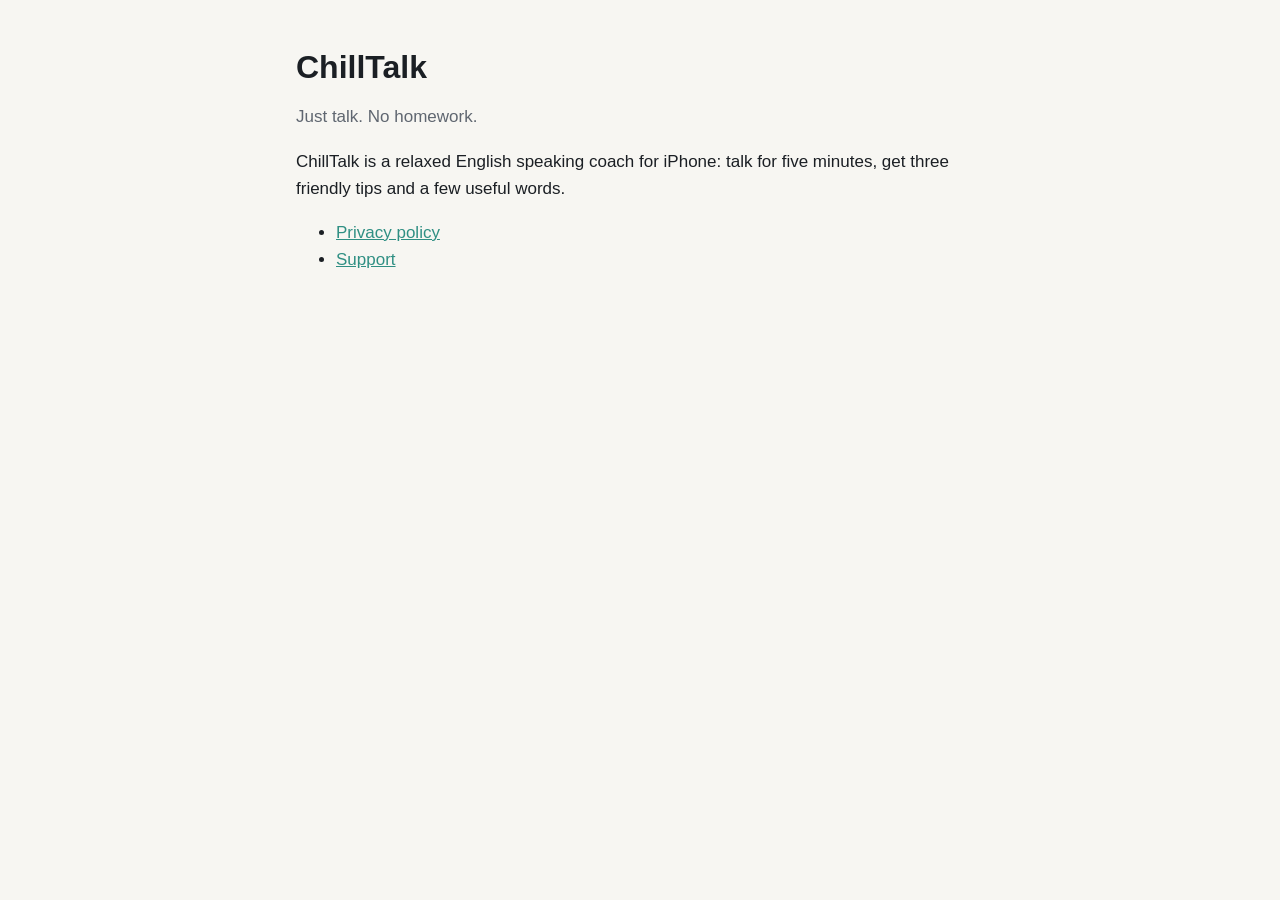
<file: index.html>
<!doctype html>
<html lang="en">
<head>
<meta charset="utf-8">
<meta name="viewport" content="width=device-width, initial-scale=1">
<title>ChillTalk</title>
<link rel="stylesheet" href="style.css">
</head>
<body>
<main>
<h1>ChillTalk</h1>
<p class="muted">Just talk. No homework.</p>
<p>ChillTalk is a relaxed English speaking coach for iPhone: talk for five minutes, get three friendly tips and a few useful words.</p>
<ul>
<li><a href="privacy.html">Privacy policy</a></li>
<li><a href="support.html">Support</a></li>
</ul>
</main>
</body>
</html>
</file>
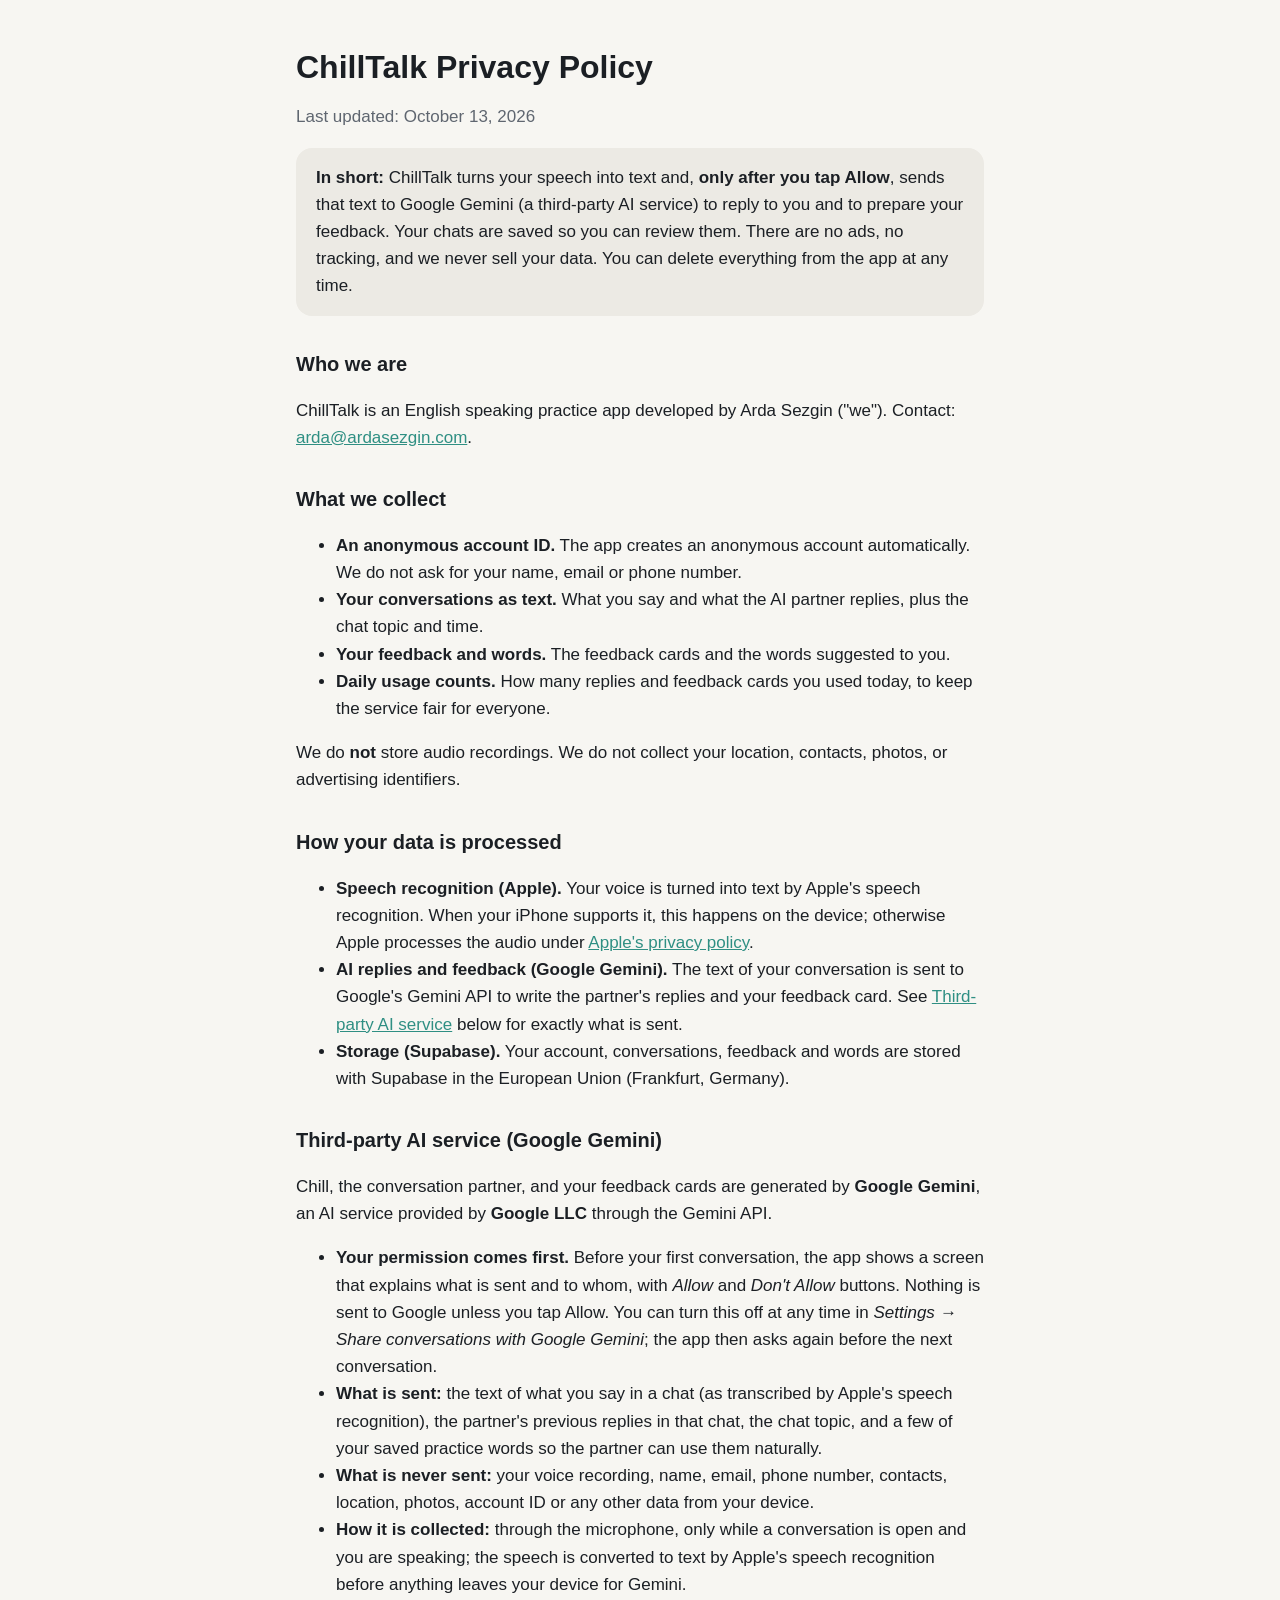
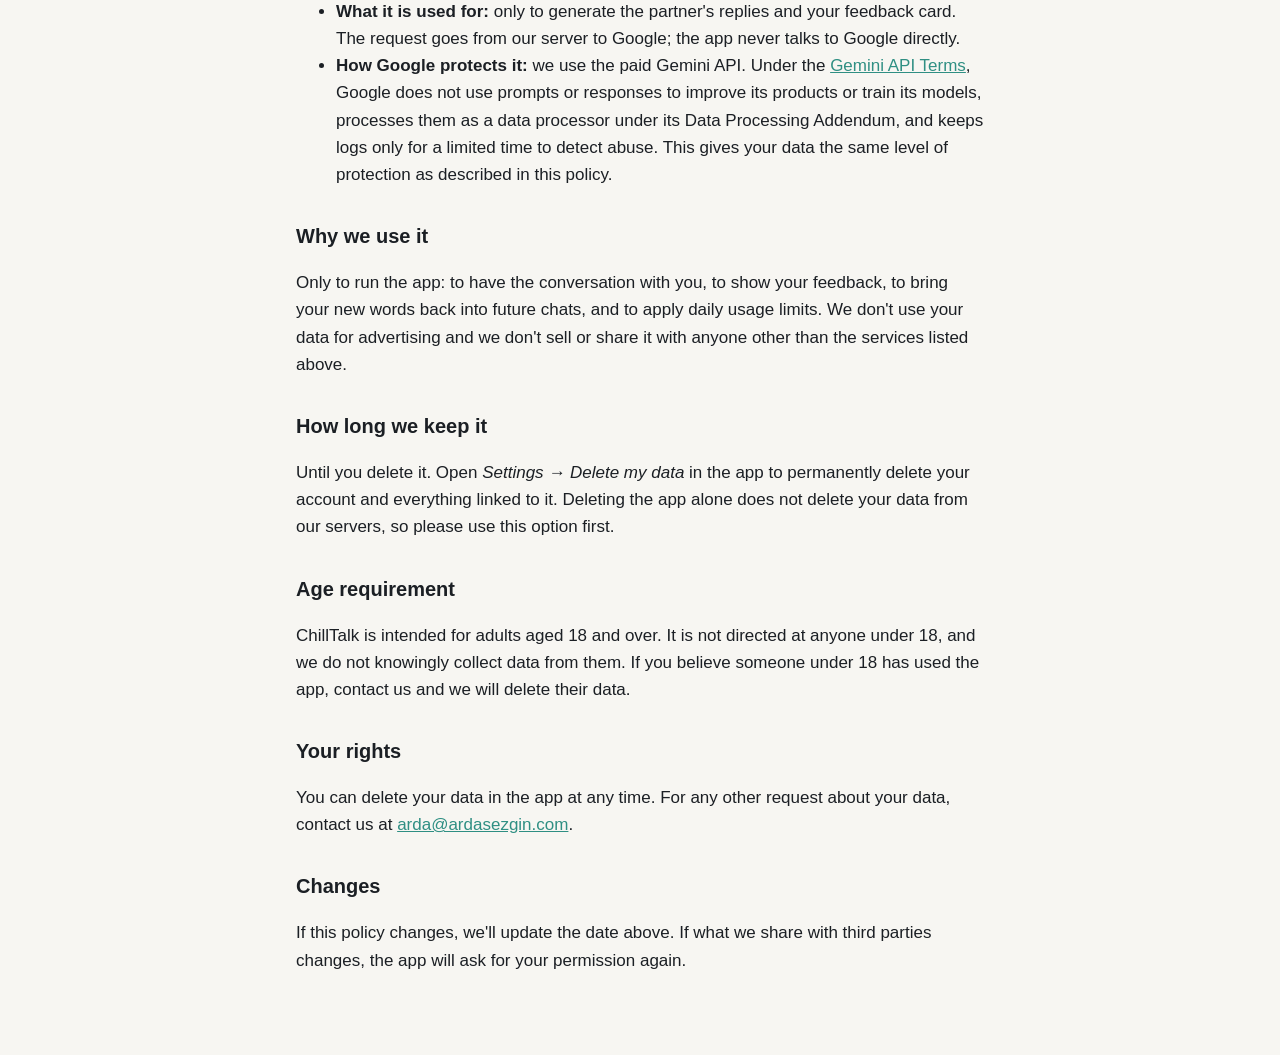
<file: privacy.html>
<!doctype html>
<html lang="en">
<head>
<meta charset="utf-8">
<meta name="viewport" content="width=device-width, initial-scale=1">
<title>ChillTalk Privacy Policy</title>
<link rel="stylesheet" href="style.css">
</head>
<body>
<main>
<h1>ChillTalk Privacy Policy</h1>
<p class="muted">Last updated: October 13, 2026</p>

<div class="card">
<strong>In short:</strong> ChillTalk turns your speech into text and, <strong>only after you tap Allow</strong>, sends that text to Google Gemini (a third-party AI service) to reply to you and to prepare your feedback. Your chats are saved so you can review them. There are no ads, no tracking, and we never sell your data. You can delete everything from the app at any time.
</div>

<h2>Who we are</h2>
<p>ChillTalk is an English speaking practice app developed by Arda Sezgin ("we"). Contact: <a href="mailto:arda@ardasezgin.com">arda@ardasezgin.com</a>.</p>

<h2>What we collect</h2>
<ul>
<li><strong>An anonymous account ID.</strong> The app creates an anonymous account automatically. We do not ask for your name, email or phone number.</li>
<li><strong>Your conversations as text.</strong> What you say and what the AI partner replies, plus the chat topic and time.</li>
<li><strong>Your feedback and words.</strong> The feedback cards and the words suggested to you.</li>
<li><strong>Daily usage counts.</strong> How many replies and feedback cards you used today, to keep the service fair for everyone.</li>
</ul>
<p>We do <strong>not</strong> store audio recordings. We do not collect your location, contacts, photos, or advertising identifiers.</p>

<h2>How your data is processed</h2>
<ul>
<li><strong>Speech recognition (Apple).</strong> Your voice is turned into text by Apple's speech recognition. When your iPhone supports it, this happens on the device; otherwise Apple processes the audio under <a href="https://www.apple.com/legal/privacy/">Apple's privacy policy</a>.</li>
<li><strong>AI replies and feedback (Google Gemini).</strong> The text of your conversation is sent to Google's Gemini API to write the partner's replies and your feedback card. See <a href="#third-party-ai">Third-party AI service</a> below for exactly what is sent.</li>
<li><strong>Storage (Supabase).</strong> Your account, conversations, feedback and words are stored with Supabase in the European Union (Frankfurt, Germany).</li>
</ul>
<h2 id="third-party-ai">Third-party AI service (Google Gemini)</h2>
<p>Chill, the conversation partner, and your feedback cards are generated by <strong>Google Gemini</strong>, an AI service provided by <strong>Google LLC</strong> through the Gemini API.</p>
<ul>
<li><strong>Your permission comes first.</strong> Before your first conversation, the app shows a screen that explains what is sent and to whom, with <em>Allow</em> and <em>Don't Allow</em> buttons. Nothing is sent to Google unless you tap Allow. You can turn this off at any time in <em>Settings → Share conversations with Google Gemini</em>; the app then asks again before the next conversation.</li>
<li><strong>What is sent:</strong> the text of what you say in a chat (as transcribed by Apple's speech recognition), the partner's previous replies in that chat, the chat topic, and a few of your saved practice words so the partner can use them naturally.</li>
<li><strong>What is never sent:</strong> your voice recording, name, email, phone number, contacts, location, photos, account ID or any other data from your device.</li>
<li><strong>How it is collected:</strong> through the microphone, only while a conversation is open and you are speaking; the speech is converted to text by Apple's speech recognition before anything leaves your device for Gemini.</li>
<li><strong>What it is used for:</strong> only to generate the partner's replies and your feedback card. The request goes from our server to Google; the app never talks to Google directly.</li>
<li><strong>How Google protects it:</strong> we use the paid Gemini API. Under the <a href="https://ai.google.dev/gemini-api/terms">Gemini API Terms</a>, Google does not use prompts or responses to improve its products or train its models, processes them as a data processor under its Data Processing Addendum, and keeps logs only for a limited time to detect abuse. This gives your data the same level of protection as described in this policy.</li>
</ul>

<h2>Why we use it</h2>
<p>Only to run the app: to have the conversation with you, to show your feedback, to bring your new words back into future chats, and to apply daily usage limits. We don't use your data for advertising and we don't sell or share it with anyone other than the services listed above.</p>

<h2>How long we keep it</h2>
<p>Until you delete it. Open <em>Settings → Delete my data</em> in the app to permanently delete your account and everything linked to it. Deleting the app alone does not delete your data from our servers, so please use this option first.</p>

<h2>Age requirement</h2>
<p>ChillTalk is intended for adults aged 18 and over. It is not directed at anyone under 18, and we do not knowingly collect data from them. If you believe someone under 18 has used the app, contact us and we will delete their data.</p>

<h2>Your rights</h2>
<p>You can delete your data in the app at any time. For any other request about your data, contact us at <a href="mailto:arda@ardasezgin.com">arda@ardasezgin.com</a>.</p>

<h2>Changes</h2>
<p>If this policy changes, we'll update the date above. If what we share with third parties changes, the app will ask for your permission again.</p>
</main>
</body>
</html>
</file>
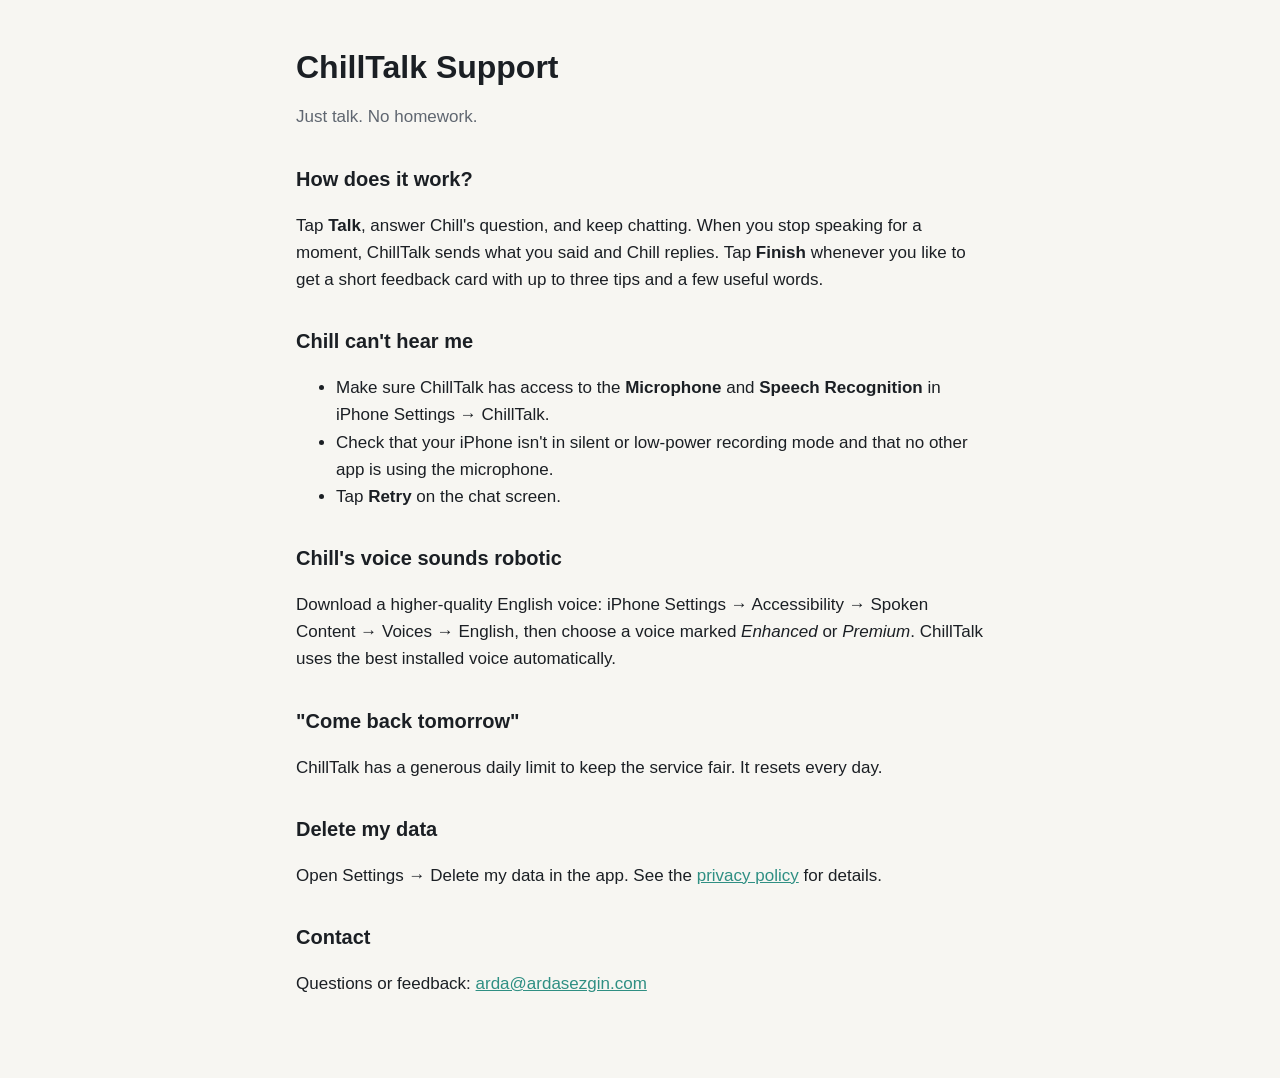
<file: support.html>
<!doctype html>
<html lang="en">
<head>
<meta charset="utf-8">
<meta name="viewport" content="width=device-width, initial-scale=1">
<title>ChillTalk Support</title>
<link rel="stylesheet" href="style.css">
</head>
<body>
<main>
<h1>ChillTalk Support</h1>
<p class="muted">Just talk. No homework.</p>

<h2>How does it work?</h2>
<p>Tap <strong>Talk</strong>, answer Chill's question, and keep chatting. When you stop speaking for a moment, ChillTalk sends what you said and Chill replies. Tap <strong>Finish</strong> whenever you like to get a short feedback card with up to three tips and a few useful words.</p>

<h2>Chill can't hear me</h2>
<ul>
<li>Make sure ChillTalk has access to the <strong>Microphone</strong> and <strong>Speech Recognition</strong> in iPhone Settings → ChillTalk.</li>
<li>Check that your iPhone isn't in silent or low-power recording mode and that no other app is using the microphone.</li>
<li>Tap <strong>Retry</strong> on the chat screen.</li>
</ul>

<h2>Chill's voice sounds robotic</h2>
<p>Download a higher-quality English voice: iPhone Settings → Accessibility → Spoken Content → Voices → English, then choose a voice marked <em>Enhanced</em> or <em>Premium</em>. ChillTalk uses the best installed voice automatically.</p>

<h2>"Come back tomorrow"</h2>
<p>ChillTalk has a generous daily limit to keep the service fair. It resets every day.</p>

<h2>Delete my data</h2>
<p>Open Settings → Delete my data in the app. See the <a href="privacy.html">privacy policy</a> for details.</p>

<h2>Contact</h2>
<p>Questions or feedback: <a href="mailto:arda@ardasezgin.com">arda@ardasezgin.com</a></p>
</main>
</body>
</html>
</file>
<file: style.css>
:root { --bg: #F7F6F2; --text: #1B1F24; --muted: #5F6670; --accent: #2F8F83; --card: #ECEAE4; }
@media (prefers-color-scheme: dark) { :root { --bg: #121416; --text: #F2F1ED; --muted: #A7ADB4; --accent: #4FB3A5; --card: #1D2023; } }
* { box-sizing: border-box; }
body { margin: 0; background: var(--bg); color: var(--text); font: 17px/1.6 -apple-system, BlinkMacSystemFont, "Segoe UI", Roboto, sans-serif; }
main { max-width: 720px; margin: 0 auto; padding: 48px 16px 64px; }
h1 { font-size: 32px; line-height: 1.2; margin: 0 0 4px; }
h2 { font-size: 20px; margin: 32px 0 8px; }
p, li { color: var(--text); }
.muted { color: var(--muted); }
a { color: var(--accent); }
.card { background: var(--card); border-radius: 16px; padding: 16px 20px; margin: 16px 0; }
</file>
